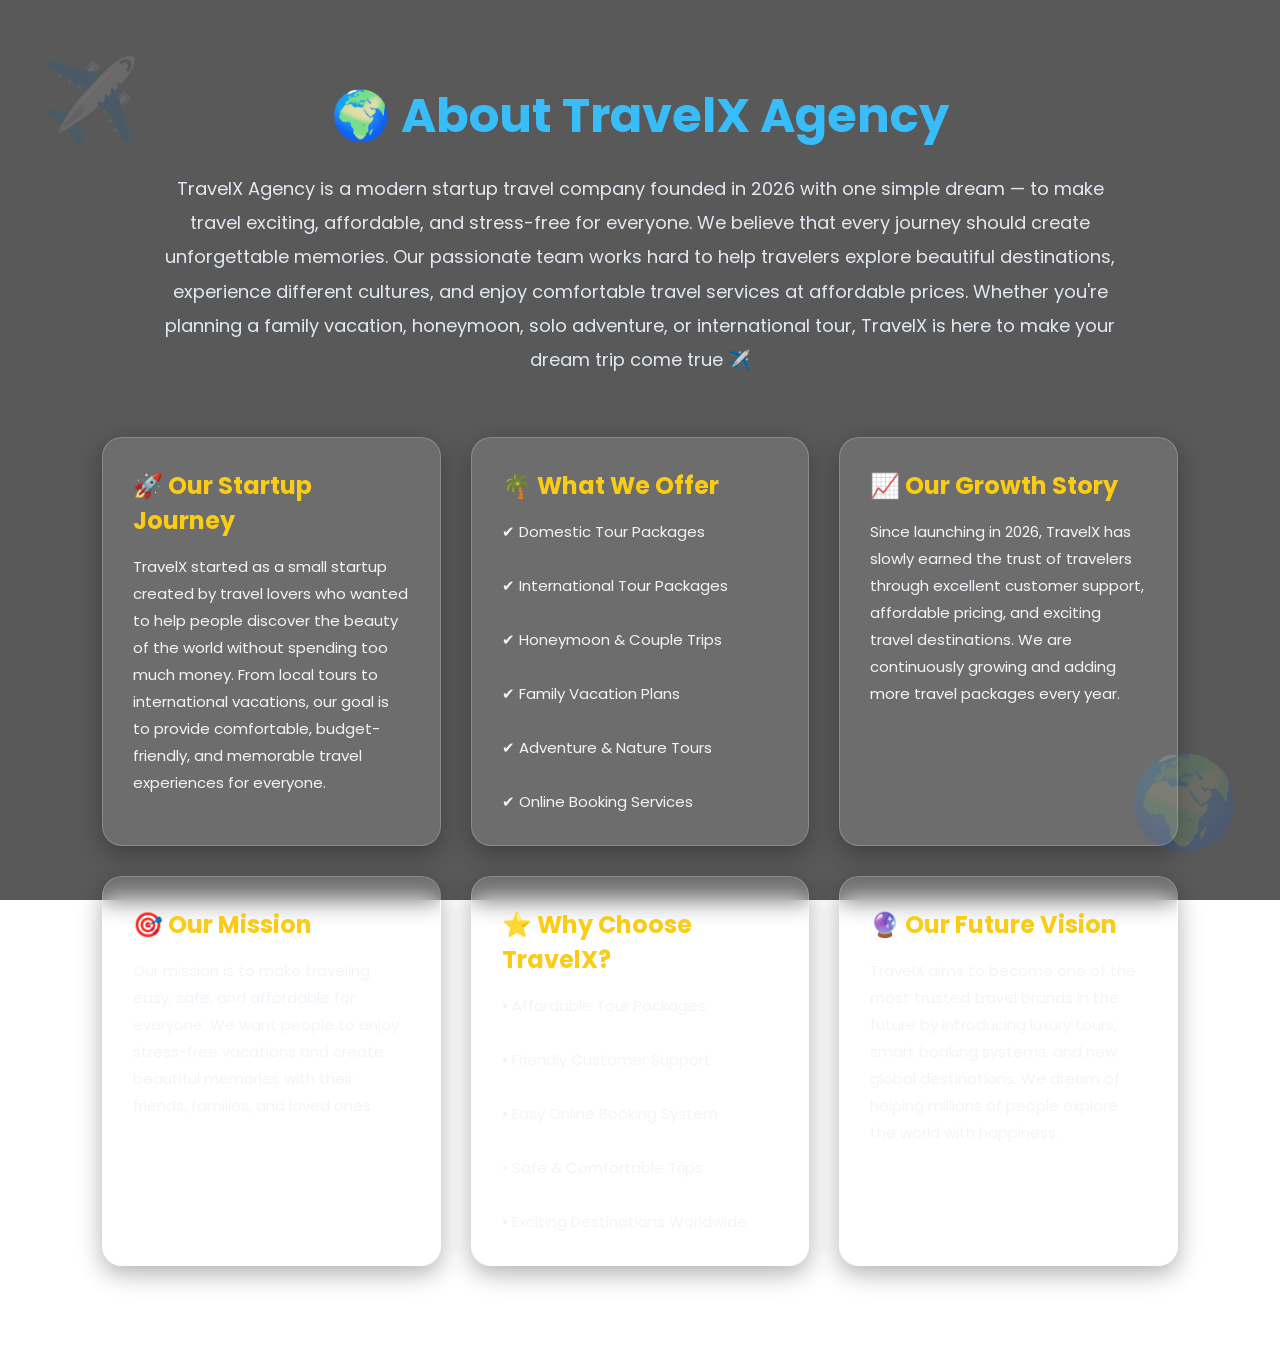
<file: about.html>
<!DOCTYPE html>
<html lang="en">
<head>

<meta charset="UTF-8">
<meta name="viewport" content="width=device-width, initial-scale=1.0">

<title>About TravelX</title>

<link href="https://fonts.googleapis.com/css2?family=Poppins:wght@300;400;500;600;700&display=swap" rel="stylesheet">

<style>

/* =========================
GLOBAL STYLING
========================= */

*{
    margin:0;
    padding:0;
    box-sizing:border-box;
}

body{
    font-family:'Poppins',sans-serif;

    /* Travel Background Image */
    background:
    linear-gradient(rgba(0,0,0,0.65), rgba(0,0,0,0.65)),
    url('https://images.unsplash.com/photo-1488646953014-85cb44e25828?q=80&w=1974&auto=format&fit=crop');

    background-size:cover;
    background-position:center;
    background-attachment:fixed;
    background-repeat:no-repeat;

    color:white;
    min-height:100vh;
}

/* =========================
ABOUT SECTION
========================= */

.about-company{
    width:100%;
    padding:80px 8%;
    text-align:center;
}

/* Heading */

.about-company h2{
    font-size:3rem;
    margin-bottom:20px;
    color:#38bdf8;
    animation:fadeDown 1s ease;
}

/* Intro Text */

.about-text{
    max-width:950px;
    margin:auto;
    font-size:18px;
    line-height:1.9;
    color:#e2e8f0;
    margin-bottom:60px;
}

/* =========================
ABOUT CARDS GRID
========================= */

.about-box{
    display:grid;
    grid-template-columns:repeat(auto-fit, minmax(280px,1fr));
    gap:30px;
}

/* Individual Card */

.about-card{
    background:rgba(255,255,255,0.12);
    backdrop-filter:blur(12px);
    border:1px solid rgba(255,255,255,0.2);
    border-radius:20px;
    padding:30px;
    text-align:left;
    transition:0.4s ease;
    box-shadow:0 8px 25px rgba(0,0,0,0.3);

    animation:fadeUp 1s ease;
}

/* Hover Effect */

.about-card:hover{
    transform:translateY(-10px) scale(1.02);
    background:rgba(255,255,255,0.18);
    box-shadow:0 10px 30px rgba(56,189,248,0.4);
}

/* Card Heading */

.about-card h3{
    font-size:1.5rem;
    margin-bottom:15px;
    color:#facc15;
}

/* Card Text */

.about-card p{
    font-size:15px;
    line-height:1.8;
    color:#f1f5f9;
}

/* =========================
EXTRA DECORATION
========================= */

.about-company::before{
    content:"✈️";
    position:absolute;
    top:40px;
    left:40px;
    font-size:80px;
    opacity:0.15;
}

.about-company::after{
    content:"🌍";
    position:absolute;
    bottom:30px;
    right:40px;
    font-size:90px;
    opacity:0.15;
}

/* =========================
ANIMATIONS
========================= */

@keyframes fadeDown{
    from{
        opacity:0;
        transform:translateY(-40px);
    }
    to{
        opacity:1;
        transform:translateY(0);
    }
}

@keyframes fadeUp{
    from{
        opacity:0;
        transform:translateY(50px);
    }
    to{
        opacity:1;
        transform:translateY(0);
    }
}

/* =========================
RESPONSIVE DESIGN
========================= */

@media(max-width:768px){

    .about-company{
        padding:60px 20px;
    }

    .about-company h2{
        font-size:2.2rem;
    }

    .about-text{
        font-size:16px;
    }

    .about-card{
        padding:25px;
    }
}

</style>

</head>

<body>

<!-- =========================
ABOUT US SECTION
========================= -->

<section class="about-company">

<h2>🌍 About TravelX Agency</h2>

<p class="about-text">

TravelX Agency is a modern startup travel company founded in 2026 with one simple dream —
to make travel exciting, affordable, and stress-free for everyone.

We believe that every journey should create unforgettable memories.
Our passionate team works hard to help travelers explore beautiful destinations,
experience different cultures, and enjoy comfortable travel services at affordable prices.

Whether you're planning a family vacation, honeymoon, solo adventure,
or international tour, TravelX is here to make your dream trip come true ✈️

</p>

<div class="about-box">

<!-- CARD 1 -->

<div class="about-card">

<h3>🚀 Our Startup Journey</h3>

<p>

TravelX started as a small startup created by travel lovers who wanted
to help people discover the beauty of the world without spending too much money.

From local tours to international vacations, our goal is to provide
comfortable, budget-friendly, and memorable travel experiences for everyone.

</p>

</div>

<!-- CARD 2 -->

<div class="about-card">

<h3>🌴 What We Offer</h3>

<p>

✔ Domestic Tour Packages<br><br>

✔ International Tour Packages<br><br>

✔ Honeymoon & Couple Trips<br><br>

✔ Family Vacation Plans<br><br>

✔ Adventure & Nature Tours<br><br>

✔ Online Booking Services

</p>

</div>

<!-- CARD 3 -->

<div class="about-card">

<h3>📈 Our Growth Story</h3>

<p>

Since launching in 2026, TravelX has slowly earned the trust of travelers
through excellent customer support, affordable pricing, and exciting travel destinations.

We are continuously growing and adding more travel packages every year.

</p>

</div>

<!-- CARD 4 -->

<div class="about-card">

<h3>🎯 Our Mission</h3>

<p>

Our mission is to make traveling easy, safe, and affordable for everyone.

We want people to enjoy stress-free vacations and create beautiful memories
with their friends, families, and loved ones.

</p>

</div>

<!-- CARD 5 -->

<div class="about-card">

<h3>⭐ Why Choose TravelX?</h3>

<p>

• Affordable Tour Packages<br><br>

• Friendly Customer Support<br><br>

• Easy Online Booking System<br><br>

• Safe & Comfortable Trips<br><br>

• Exciting Destinations Worldwide

</p>

</div>

<!-- CARD 6 -->

<div class="about-card">

<h3>🔮 Our Future Vision</h3>

<p>

TravelX aims to become one of the most trusted travel brands in the future
by introducing luxury tours, smart booking systems, and new global destinations.

We dream of helping millions of people explore the world with happiness.

</p>

</div>

</div>

</section>

</body>
</html>
</file>
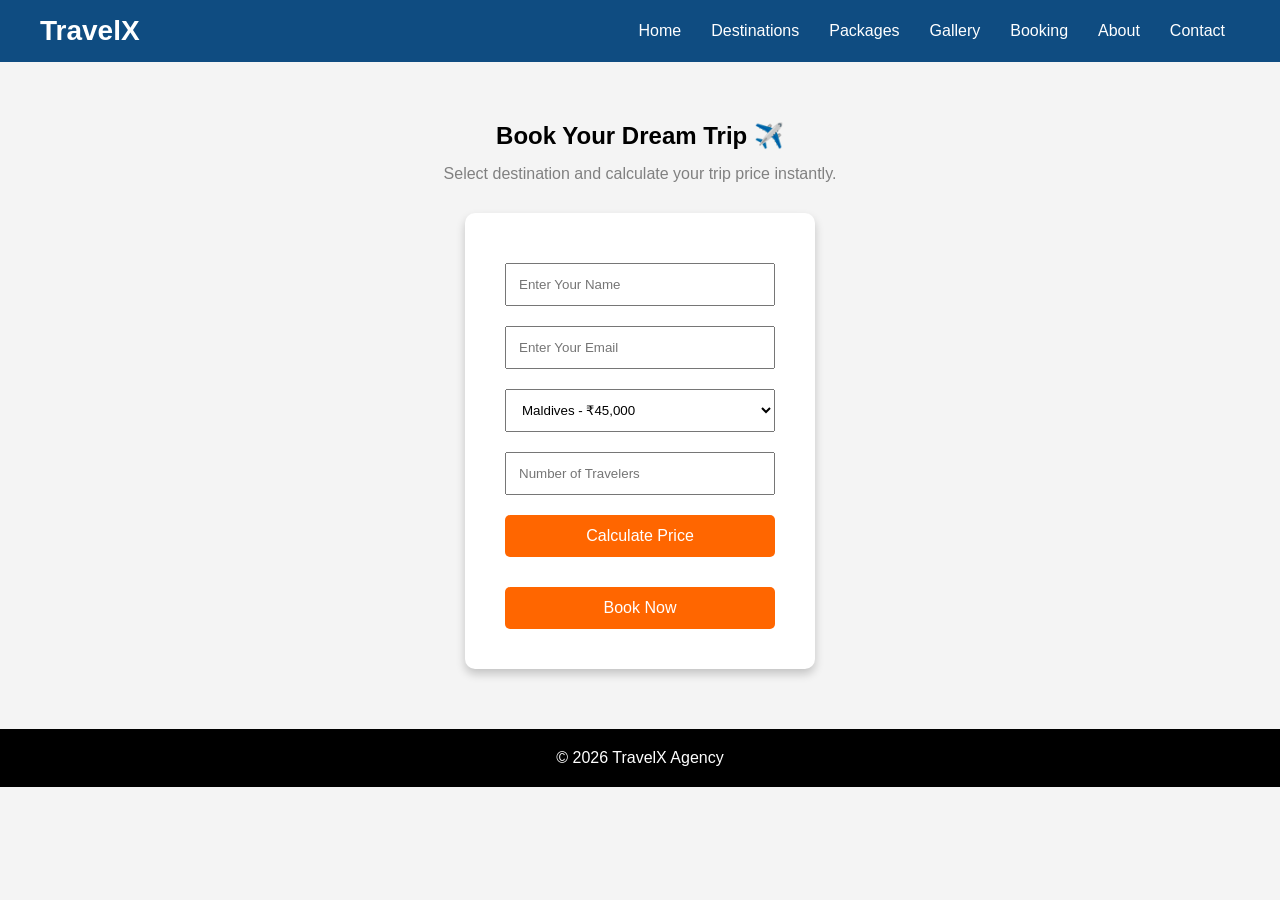
<file: Booking.html>
<!-- =========================
UPDATED booking.html
========================= -->

<!DOCTYPE html>
<html lang="en">

<head>

<meta charset="UTF-8">
<meta name="viewport" content="width=device-width, initial-scale=1.0">

<title>Booking</title>

<link rel="stylesheet" href="style.css">

</head>

<body>

<!-- Navbar -->

<nav>

<div class="logo">TravelX</div>

<ul>

<li><a href="index.html">Home</a></li>
<li><a href="destinations.html">Destinations</a></li>
<li><a href="packages.html">Packages</a></li>
<li><a href="gallery.html">Gallery</a></li>
<li><a href="booking.html">Booking</a></li>
<li><a href="about.html">About</a></li>
<li><a href="contact.html">Contact</a></li>

</ul>

</nav>

<!-- Booking Section -->

<section class="booking-page">

<h2>Book Your Dream Trip ✈️</h2>

<p>Select destination and calculate your trip price instantly.</p>

<div class="booking-container">

<form id="bookingForm">

<input type="text" placeholder="Enter Your Name" required>

<input type="email" placeholder="Enter Your Email" required>

<select id="destination">

<option value="45000">Maldives - ₹45,000</option>

<option value="60000">Dubai - ₹60,000</option>

<option value="95000">Switzerland - ₹95,000</option>

<option value="30000">Goa - ₹30,000</option>

</select>

<input type="number" id="people" placeholder="Number of Travelers" required>

<button type="button" onclick="calculatePrice()">

Calculate Price

</button>

<h3 id="totalPrice"></h3>

<button type="submit">Book Now</button>

</form>

</div>

</section>

<!-- Footer -->

<footer>

<p>© 2026 TravelX Agency</p>

</footer>

<script src="script.js"></script>

</body>

</html>
</file>
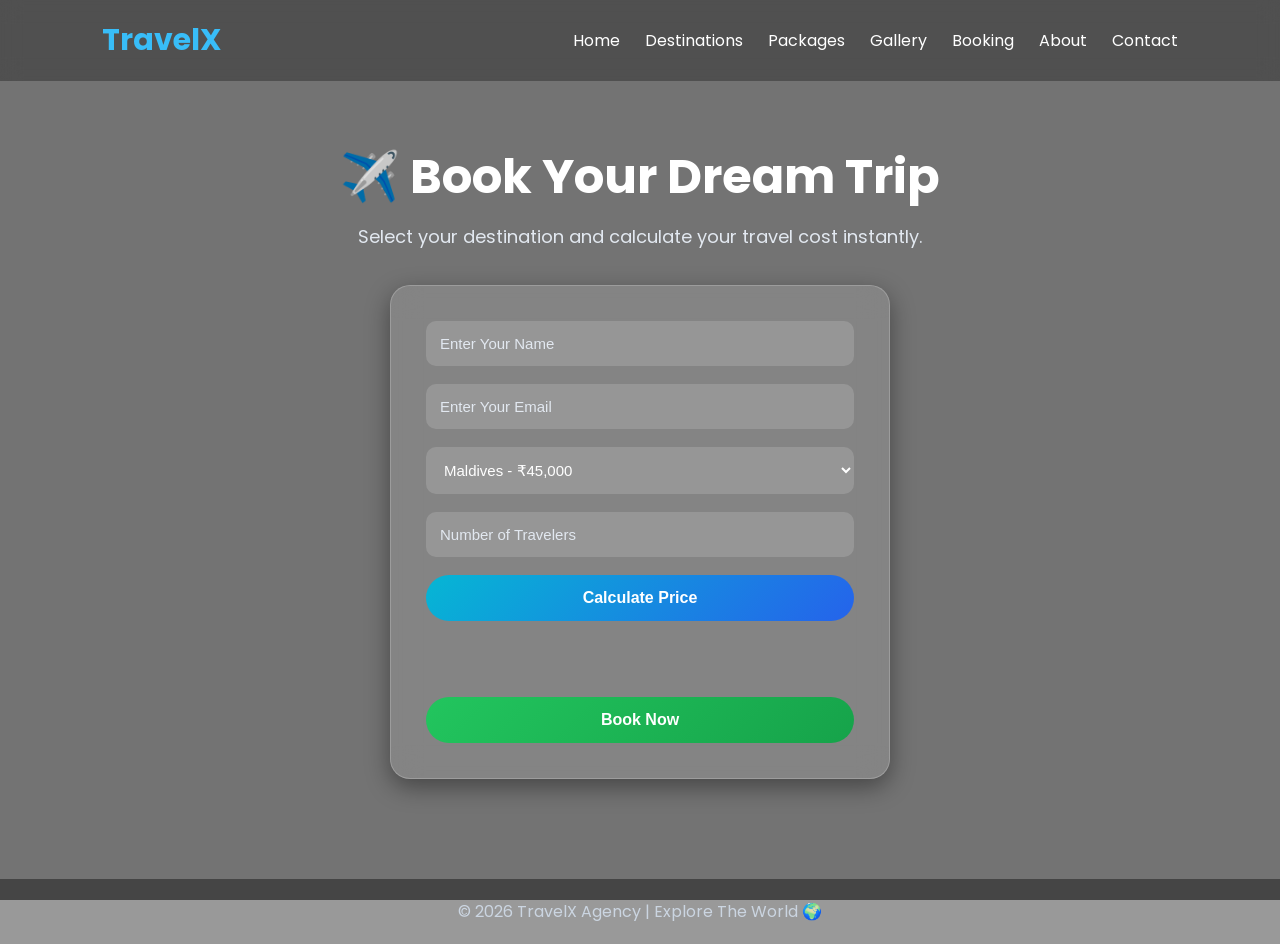
<file: booking.html>
<!DOCTYPE html>
<html lang="en">

<head>

<meta charset="UTF-8">
<meta name="viewport" content="width=device-width, initial-scale=1.0">

<title>Booking | TravelX</title>

<link href="https://fonts.googleapis.com/css2?family=Poppins:wght@300;400;500;600;700&display=swap" rel="stylesheet">

<style>

/* =========================
GLOBAL STYLING
========================= */

*{
    margin:0;
    padding:0;
    box-sizing:border-box;
}

body{
    font-family:'Poppins',sans-serif;
    min-height:100vh;

    /* Background Image */
    background:
    linear-gradient(rgba(0,0,0,0.55), rgba(0,0,0,0.55)),
    url('https://images.unsplash.com/photo-1507525428034-b723cf961d3e?q=80&w=1974&auto=format&fit=crop');

    background-size:cover;
    background-position:center;
    background-repeat:no-repeat;
    background-attachment:fixed;

    color:white;
}

/* =========================
NAVBAR
========================= */

nav{
    width:100%;
    display:flex;
    justify-content:space-between;
    align-items:center;
    padding:18px 8%;
    background:rgba(0,0,0,0.3);
    backdrop-filter:blur(10px);
    position:sticky;
    top:0;
    z-index:1000;
}

.logo{
    font-size:30px;
    font-weight:700;
    color:#38bdf8;
}

nav ul{
    display:flex;
    list-style:none;
    gap:25px;
}

nav ul li a{
    text-decoration:none;
    color:white;
    font-size:16px;
    transition:0.3s;
    position:relative;
}

nav ul li a:hover{
    color:#38bdf8;
}

nav ul li a::after{
    content:'';
    position:absolute;
    width:0;
    height:2px;
    left:0;
    bottom:-5px;
    background:#38bdf8;
    transition:0.3s;
}

nav ul li a:hover::after{
    width:100%;
}

/* =========================
BOOKING SECTION
========================= */

.booking-page{
    display:flex;
    flex-direction:column;
    justify-content:center;
    align-items:center;
    text-align:center;
    padding:60px 20px;
}

.booking-page h2{
    font-size:3rem;
    margin-bottom:10px;
    animation:fadeDown 1s ease;
}

.booking-page p{
    font-size:18px;
    margin-bottom:35px;
    color:#e2e8f0;
}

/* Booking Card */

.booking-container{
    width:100%;
    max-width:500px;
    background:rgba(255,255,255,0.12);
    backdrop-filter:blur(15px);
    border:1px solid rgba(255,255,255,0.2);
    border-radius:20px;
    padding:35px;
    box-shadow:0 8px 25px rgba(0,0,0,0.4);
    animation:fadeUp 1s ease;
}

/* Form */

#bookingForm{
    display:flex;
    flex-direction:column;
    gap:18px;
}

#bookingForm input,
#bookingForm select{
    padding:14px;
    border:none;
    border-radius:10px;
    font-size:15px;
    outline:none;
    background:rgba(255,255,255,0.15);
    color:white;
}

#bookingForm input::placeholder{
    color:#e2e8f0;
}

/* Select Option */
#bookingForm select option{
    color:black;
}

/* Buttons */

button{
    padding:14px;
    border:none;
    border-radius:30px;
    font-size:16px;
    font-weight:600;
    cursor:pointer;
    transition:0.3s;
}

button[type="button"]{
    background:linear-gradient(135deg,#06b6d4,#2563eb);
    color:white;
}

button[type="submit"]{
    background:linear-gradient(135deg,#22c55e,#16a34a);
    color:white;
}

button:hover{
    transform:translateY(-3px);
    box-shadow:0 5px 15px rgba(255,255,255,0.25);
}

/* Price Display */

#totalPrice{
    margin-top:10px;
    font-size:24px;
    color:#facc15;
    min-height:30px;
}

/* =========================
FOOTER
========================= */

footer{
    text-align:center;
    padding:20px;
    background:rgba(0,0,0,0.4);
    margin-top:40px;
    color:#cbd5e1;
}

/* =========================
ANIMATIONS
========================= */

@keyframes fadeUp{
    from{
        opacity:0;
        transform:translateY(40px);
    }
    to{
        opacity:1;
        transform:translateY(0);
    }
}

@keyframes fadeDown{
    from{
        opacity:0;
        transform:translateY(-40px);
    }
    to{
        opacity:1;
        transform:translateY(0);
    }
}

/* =========================
RESPONSIVE
========================= */

@media(max-width:768px){

    nav{
        flex-direction:column;
        gap:15px;
    }

    nav ul{
        flex-wrap:wrap;
        justify-content:center;
        gap:15px;
    }

    .booking-page h2{
        font-size:2rem;
    }

    .booking-container{
        padding:25px;
    }
}

</style>

</head>

<body>

<!-- =========================
NAVBAR
========================= -->

<nav>

<div class="logo">TravelX</div>

<ul>

<li><a href="index.html">Home</a></li>
<li><a href="destinations.html">Destinations</a></li>
<li><a href="packages.html">Packages</a></li>
<li><a href="gallery.html">Gallery</a></li>
<li><a href="booking.html">Booking</a></li>
<li><a href="about.html">About</a></li>
<li><a href="contact.html">Contact</a></li>

</ul>

</nav>

<!-- =========================
BOOKING SECTION
========================= -->

<section class="booking-page">

<h2>✈️ Book Your Dream Trip</h2>

<p>Select your destination and calculate your travel cost instantly.</p>

<div class="booking-container">

<form id="bookingForm">

<input type="text" placeholder="Enter Your Name" required>

<input type="email" placeholder="Enter Your Email" required>

<select id="destination">

<option value="45000">Maldives - ₹45,000</option>
<option value="60000">Dubai - ₹60,000</option>
<option value="95000">Switzerland - ₹95,000</option>
<option value="30000">Goa - ₹30,000</option>

</select>

<input type="number" id="people" placeholder="Number of Travelers" required>

<button type="button" onclick="calculatePrice()">
Calculate Price
</button>

<h3 id="totalPrice"></h3>

<button type="submit">
Book Now
</button>

</form>

</div>

</section>

<!-- =========================
FOOTER
========================= -->

<footer>

<p>© 2026 TravelX Agency | Explore The World 🌍</p>

</footer>

<!-- =========================
JAVASCRIPT
========================= -->

<script>

/* Calculate Price */

function calculatePrice(){

    let destinationPrice =
    document.getElementById("destination").value;

    let people =
    document.getElementById("people").value;

    if(people === "" || people <= 0){

        alert("Please enter valid number of travelers");
        return;
    }

    let total = destinationPrice * people;

    document.getElementById("totalPrice").innerHTML =
    "Total Price: ₹" + total.toLocaleString();

}

/* Booking Message */

document.getElementById("bookingForm")
.addEventListener("submit", function(e){

    e.preventDefault();

    alert("🎉 Booking Successful! Have a Safe Journey.");

});

</script>

</body>
</html>
</file>
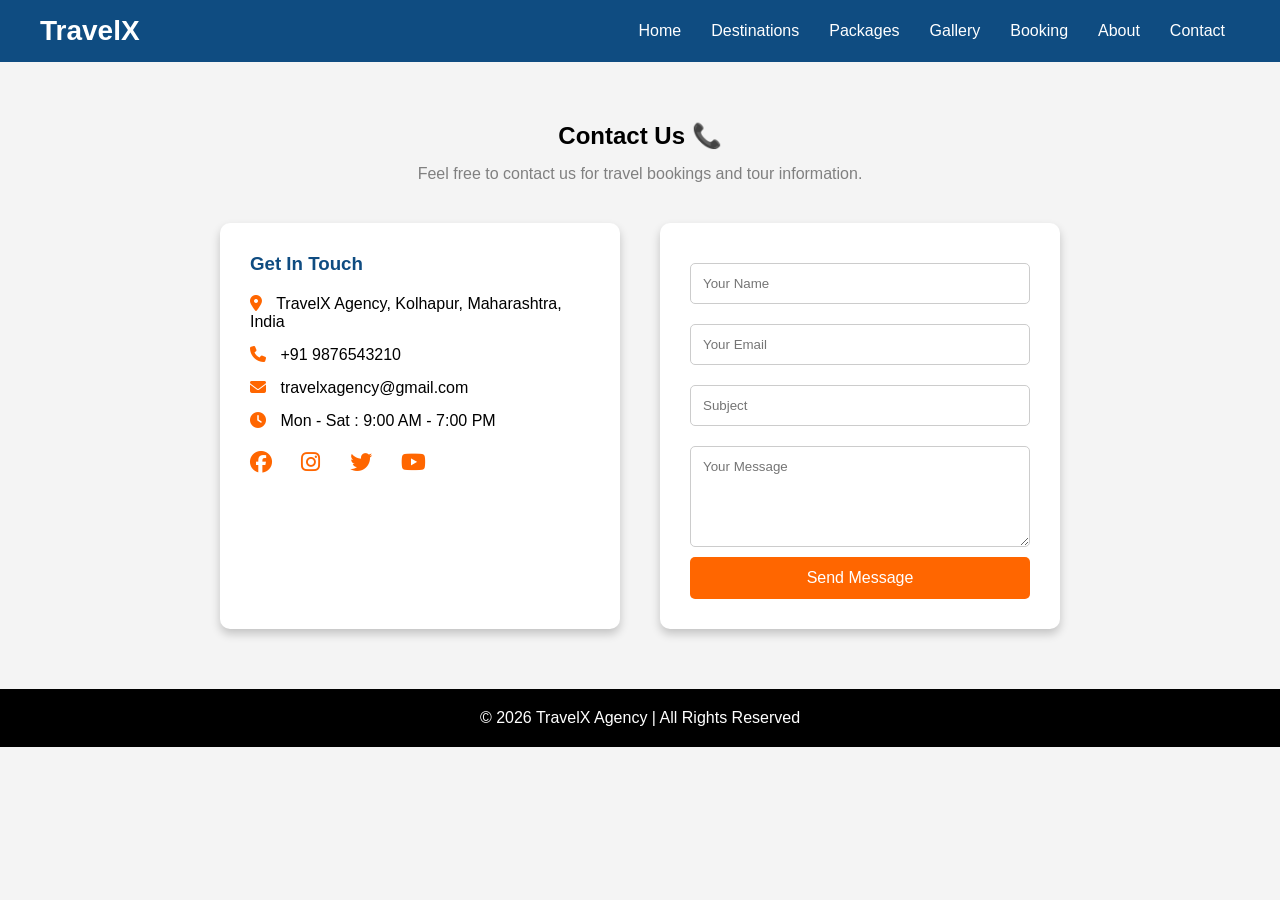
<file: Contact.html>
<!-- =========================
UPDATED contact.html
========================= -->

<!DOCTYPE html>
<html lang="en">

<head>

<meta charset="UTF-8">
<meta name="viewport" content="width=device-width, initial-scale=1.0">

<title>Contact Us</title>

<link rel="stylesheet" href="style.css">

<link rel="stylesheet"
href="https://cdnjs.cloudflare.com/ajax/libs/font-awesome/6.5.1/css/all.min.css">

</head>

<body>

<!-- Navbar -->

<nav>

<div class="logo">TravelX</div>

<ul>

<li><a href="index.html">Home</a></li>
<li><a href="destinations.html">Destinations</a></li>
<li><a href="packages.html">Packages</a></li>
<li><a href="gallery.html">Gallery</a></li>
<li><a href="booking.html">Booking</a></li>
<li><a href="about.html">About</a></li>
<li><a href="contact.html">Contact</a></li>

</ul>

</nav>

<!-- Contact Section -->

<section class="contact-page">

<h2>Contact Us 📞</h2>

<p class="contact-text">
Feel free to contact us for travel bookings and tour information.
</p>

<div class="contact-container">

<!-- Contact Details -->

<div class="contact-info">

<h3>Get In Touch</h3>

<p>
<i class="fa-solid fa-location-dot"></i>
TravelX Agency, Kolhapur, Maharashtra, India
</p>

<p>
<i class="fa-solid fa-phone"></i>
+91 9876543210
</p>

<p>
<i class="fa-solid fa-envelope"></i>
travelxagency@gmail.com
</p>

<p>
<i class="fa-solid fa-clock"></i>
Mon - Sat : 9:00 AM - 7:00 PM
</p>

<div class="social-icons">

<a href="#"><i class="fa-brands fa-facebook"></i></a>

<a href="#"><i class="fa-brands fa-instagram"></i></a>

<a href="#"><i class="fa-brands fa-twitter"></i></a>

<a href="#"><i class="fa-brands fa-youtube"></i></a>

</div>

</div>

<!-- Contact Form -->

<div class="contact-form">

<form>

<input type="text" placeholder="Your Name" required>

<input type="email" placeholder="Your Email" required>

<input type="text" placeholder="Subject">

<textarea rows="5" placeholder="Your Message"></textarea>

<button type="submit">Send Message</button>

</form>

</div>

</div>

</section>

<!-- Footer -->

<footer>

<p>© 2026 TravelX Agency | All Rights Reserved</p>

</footer>

</body>

</html>
</file>
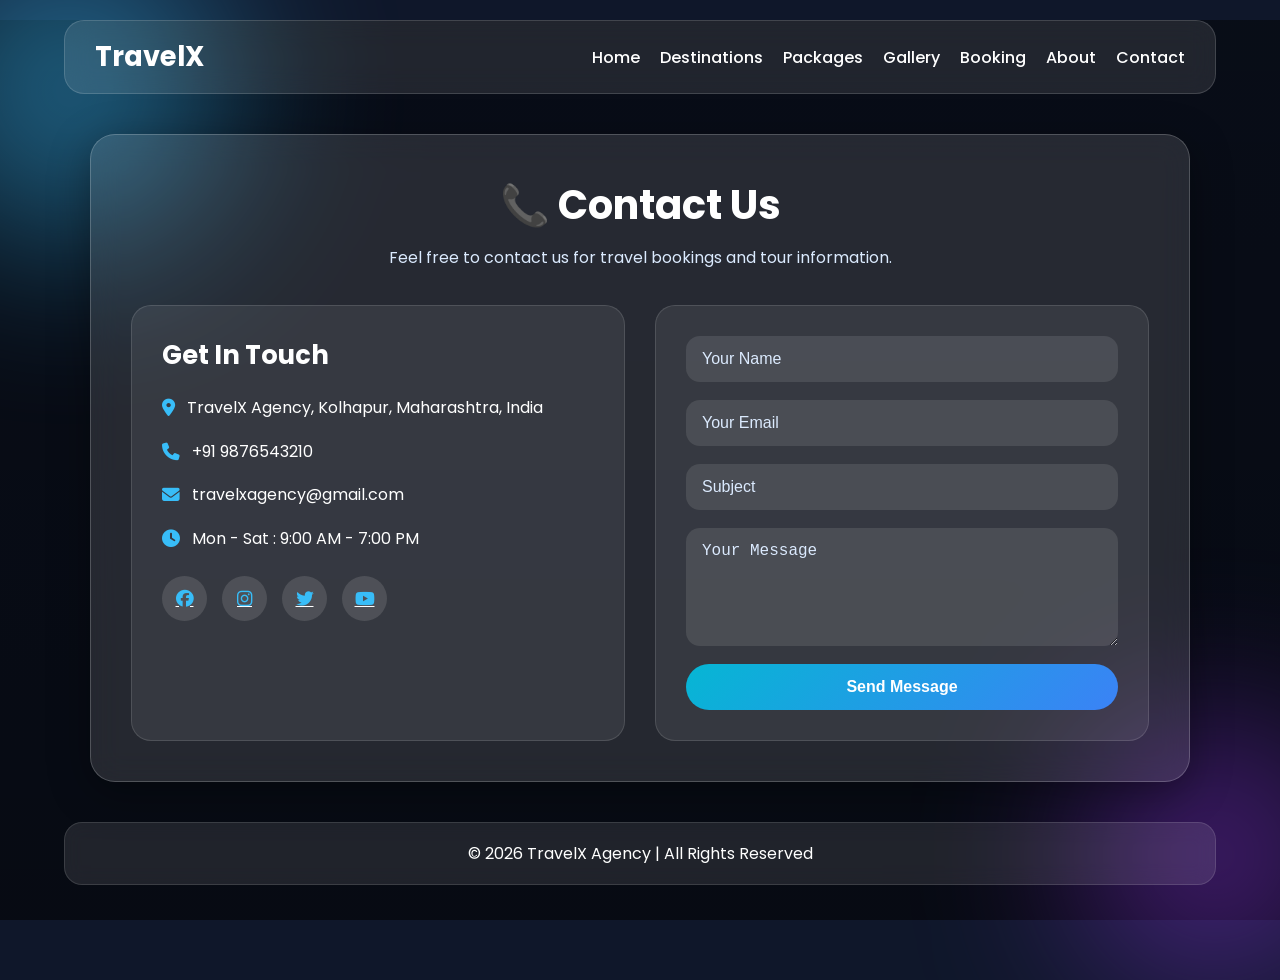
<file: contact.html>
<!-- =========================
UPDATED contact.html
GLASSMORPHISM THEME
========================= -->

<!DOCTYPE html>
<html lang="en">

<head>

<meta charset="UTF-8">
<meta name="viewport" content="width=device-width, initial-scale=1.0">

<title>Contact Us</title>

<link rel="stylesheet"
href="https://cdnjs.cloudflare.com/ajax/libs/font-awesome/6.5.1/css/all.min.css">

<link href="https://fonts.googleapis.com/css2?family=Poppins:wght@300;400;500;600;700&display=swap" rel="stylesheet">

<style>

*{
    margin:0;
    padding:0;
    box-sizing:border-box;
}

body{
    font-family:'Poppins',sans-serif;
    min-height:100vh;
    overflow-x:hidden;
    position:relative;
    background:#0f172a;
    color:white;
}

/* Animated Background */

body::before{
    content:"";
    position:absolute;
    inset:0;

    background:
    linear-gradient(rgba(0,0,0,0.45),
    rgba(0,0,0,0.55)),

    url('https://images.unsplash.com/photo-1507525428034-b723cf961d3e?q=80&w=1974&auto=format&fit=crop');

    background-size:cover;
    background-position:center;

    animation:zoomBg 20s infinite alternate ease-in-out;

    z-index:-2;
}

@keyframes zoomBg{
    from{
        transform:scale(1);
    }

    to{
        transform:scale(1.1);
    }
}

/* Blur Effects */

.blur{
    position:absolute;
    border-radius:50%;
    filter:blur(90px);
    opacity:0.5;
    z-index:-1;
}

.blur1{
    width:300px;
    height:300px;
    background:#38bdf8;
    top:-80px;
    left:-80px;
}

.blur2{
    width:250px;
    height:250px;
    background:#9333ea;
    bottom:-60px;
    right:-60px;
}

/* Navbar */

nav{
    width:90%;
    margin:20px auto;
    padding:15px 30px;

    display:flex;
    justify-content:space-between;
    align-items:center;

    background:rgba(255,255,255,0.1);
    backdrop-filter:blur(14px);

    border:1px solid rgba(255,255,255,0.15);
    border-radius:20px;
}

.logo{
    font-size:1.7rem;
    font-weight:700;
}

nav ul{
    display:flex;
    gap:20px;
    list-style:none;
}

nav ul li a{
    text-decoration:none;
    color:white;
    font-weight:500;
    transition:0.3s;
}

nav ul li a:hover{
    color:#38bdf8;
}

/* Contact Section */

.contact-page{
    width:90%;
    max-width:1100px;

    margin:40px auto;

    background:rgba(255,255,255,0.12);
    backdrop-filter:blur(16px);

    border:1px solid rgba(255,255,255,0.2);

    border-radius:25px;

    padding:40px;

    box-shadow:0 10px 40px rgba(0,0,0,0.35);

    animation:fadeUp 1s ease;
}

@keyframes fadeUp{

    from{
        opacity:0;
        transform:translateY(40px);
    }

    to{
        opacity:1;
        transform:translateY(0);
    }
}

.contact-page h2{
    text-align:center;
    font-size:2.5rem;
    margin-bottom:10px;
}

.contact-text{
    text-align:center;
    color:#dbeafe;
    margin-bottom:35px;
}

/* Container */

.contact-container{
    display:grid;
    grid-template-columns:1fr 1fr;
    gap:30px;
}

/* Contact Info */

.contact-info{
    background:rgba(255,255,255,0.08);
    padding:30px;
    border-radius:20px;
    border:1px solid rgba(255,255,255,0.12);
}

.contact-info h3{
    font-size:1.6rem;
    margin-bottom:20px;
}

.contact-info p{
    margin-bottom:18px;
    font-size:1rem;
    display:flex;
    align-items:center;
    gap:12px;
    line-height:1.6;
}

.contact-info i{
    color:#38bdf8;
    font-size:1.1rem;
}

/* Social Icons */

.social-icons{
    margin-top:25px;
    display:flex;
    gap:15px;
}

.social-icons a{
    width:45px;
    height:45px;

    display:flex;
    justify-content:center;
    align-items:center;

    border-radius:50%;

    background:rgba(255,255,255,0.12);

    color:white;
    font-size:1.1rem;

    transition:0.3s;
}

.social-icons a:hover{
    transform:translateY(-5px);
    background:linear-gradient(135deg,#06b6d4,#3b82f6);
}

/* Contact Form */

.contact-form{
    background:rgba(255,255,255,0.08);
    padding:30px;
    border-radius:20px;
    border:1px solid rgba(255,255,255,0.12);
}

.contact-form form{
    display:flex;
    flex-direction:column;
    gap:18px;
}

.contact-form input,
.contact-form textarea{

    width:100%;
    padding:14px 16px;

    border:none;
    outline:none;

    border-radius:14px;

    background:rgba(255,255,255,0.1);

    color:white;
    font-size:1rem;
}

.contact-form input::placeholder,
.contact-form textarea::placeholder{
    color:#dbeafe;
}

/* Button */

.contact-form button{
    padding:14px;

    border:none;
    border-radius:30px;

    background:linear-gradient(135deg,#06b6d4,#3b82f6);

    color:white;

    font-size:1rem;
    font-weight:600;

    cursor:pointer;

    transition:0.3s;
}

.contact-form button:hover{
    transform:translateY(-3px);
    box-shadow:0 5px 15px rgba(59,130,246,0.5);
}

/* Footer */

footer{
    width:90%;
    margin:30px auto;

    text-align:center;

    padding:18px;

    background:rgba(255,255,255,0.1);

    backdrop-filter:blur(10px);

    border-radius:18px;

    border:1px solid rgba(255,255,255,0.12);
}

/* Responsive */

@media(max-width:900px){

    .contact-container{
        grid-template-columns:1fr;
    }

    nav{
        flex-direction:column;
        gap:15px;
    }

    nav ul{
        flex-wrap:wrap;
        justify-content:center;
    }
}

@media(max-width:600px){

    .contact-page{
        padding:25px;
    }

    .contact-page h2{
        font-size:2rem;
    }

    nav{
        padding:20px;
    }

    nav ul{
        gap:12px;
    }
}

</style>

</head>

<body>

<div class="blur blur1"></div>
<div class="blur blur2"></div>

<!-- Navbar -->

<nav>

<div class="logo">TravelX</div>

<ul>

<li><a href="index.html">Home</a></li>
<li><a href="destinations.html">Destinations</a></li>
<li><a href="packages.html">Packages</a></li>
<li><a href="gallery.html">Gallery</a></li>
<li><a href="booking.html">Booking</a></li>
<li><a href="about.html">About</a></li>
<li><a href="contact.html">Contact</a></li>

</ul>

</nav>

<!-- Contact Section -->

<section class="contact-page">

<h2>📞 Contact Us</h2>

<p class="contact-text">
Feel free to contact us for travel bookings and tour information.
</p>

<div class="contact-container">

<!-- Contact Details -->

<div class="contact-info">

<h3>Get In Touch</h3>

<p>
<i class="fa-solid fa-location-dot"></i>
TravelX Agency, Kolhapur, Maharashtra, India
</p>

<p>
<i class="fa-solid fa-phone"></i>
+91 9876543210
</p>

<p>
<i class="fa-solid fa-envelope"></i>
travelxagency@gmail.com
</p>

<p>
<i class="fa-solid fa-clock"></i>
Mon - Sat : 9:00 AM - 7:00 PM
</p>

<div class="social-icons">

<a href="#"><i class="fa-brands fa-facebook"></i></a>

<a href="#"><i class="fa-brands fa-instagram"></i></a>

<a href="#"><i class="fa-brands fa-twitter"></i></a>

<a href="#"><i class="fa-brands fa-youtube"></i></a>

</div>

</div>

<!-- Contact Form -->

<div class="contact-form">

<form>

<input type="text" placeholder="Your Name" required>

<input type="email" placeholder="Your Email" required>

<input type="text" placeholder="Subject">

<textarea rows="5" placeholder="Your Message"></textarea>

<button type="submit">Send Message</button>

</form>

</div>

</div>

</section>

<!-- Footer -->

<footer>

<p>© 2026 TravelX Agency | All Rights Reserved</p>

</footer>

</body>

</html>
</file>
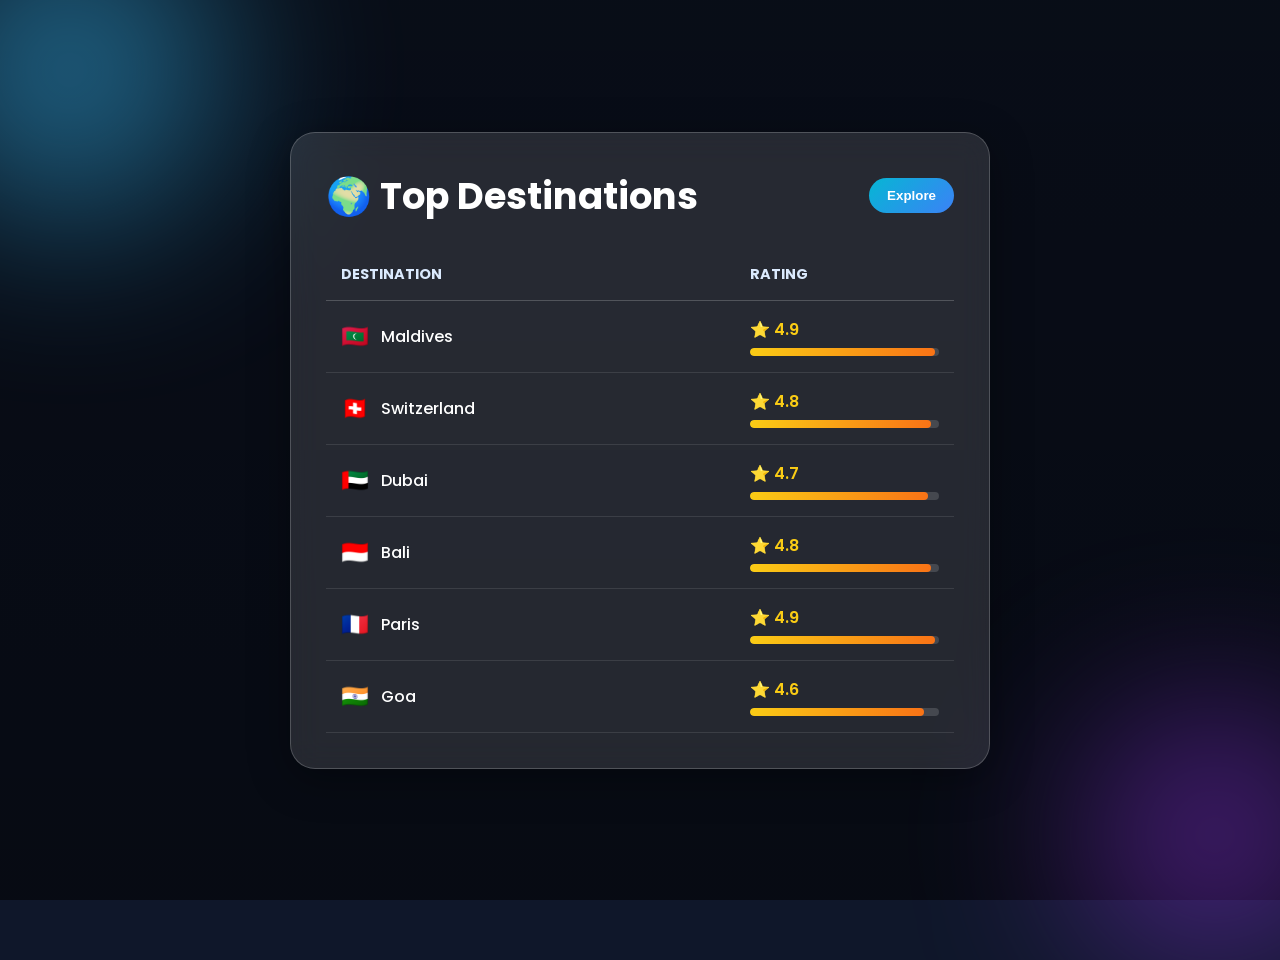
<file: Destinations.html>
<!DOCTYPE html>
<html lang="en">
<head>
<meta charset="UTF-8" />
<meta name="viewport" content="width=device-width, initial-scale=1.0" />
<title>Top Destinations</title>

<!-- Google Font -->
<link href="https://fonts.googleapis.com/css2?family=Poppins:wght@300;400;500;600;700&display=swap" rel="stylesheet">

<style>
    *{
        margin:0;
        padding:0;
        box-sizing:border-box;
    }

    body{
        font-family:'Poppins',sans-serif;
        min-height:100vh;
        display:flex;
        justify-content:center;
        align-items:center;
        overflow:hidden;
        position:relative;
        background:#0f172a;
    }

    /* Animated background */
    body::before{
        content:"";
        position:absolute;
        inset:0;
        background:
        linear-gradient(rgba(0,0,0,0.45),rgba(0,0,0,0.55)),
        url('https://images.unsplash.com/photo-1507525428034-b723cf961d3e?q=80&w=1974&auto=format&fit=crop');
        background-size:cover;
        background-position:center;
        animation:zoomBg 20s infinite alternate ease-in-out;
        z-index:-2;
    }

    @keyframes zoomBg{
        from{
            transform:scale(1);
        }
        to{
            transform:scale(1.1);
        }
    }

    /* Floating blur circles */
    .blur{
        position:absolute;
        border-radius:50%;
        filter:blur(90px);
        opacity:0.5;
        z-index:-1;
    }

    .blur1{
        width:300px;
        height:300px;
        background:#38bdf8;
        top:-80px;
        left:-80px;
    }

    .blur2{
        width:250px;
        height:250px;
        background:#9333ea;
        bottom:-60px;
        right:-60px;
    }

    /* Main Card */
    .card{
        width:90%;
        max-width:700px;
        background:rgba(255,255,255,0.12);
        backdrop-filter:blur(16px);
        border:1px solid rgba(255,255,255,0.2);
        border-radius:25px;
        padding:35px;
        box-shadow:0 10px 40px rgba(0,0,0,0.35);
        color:white;
        animation:fadeUp 1s ease;
    }

    @keyframes fadeUp{
        from{
            opacity:0;
            transform:translateY(40px);
        }
        to{
            opacity:1;
            transform:translateY(0);
        }
    }

    .title{
        display:flex;
        justify-content:space-between;
        align-items:center;
        margin-bottom:25px;
    }

    .title h1{
        font-size:2.3rem;
        font-weight:700;
    }

    .title button{
        padding:10px 18px;
        border:none;
        border-radius:30px;
        background:linear-gradient(135deg,#06b6d4,#3b82f6);
        color:white;
        font-weight:600;
        cursor:pointer;
        transition:0.3s;
    }

    .title button:hover{
        transform:translateY(-3px);
        box-shadow:0 5px 15px rgba(59,130,246,0.5);
    }

    table{
        width:100%;
        border-collapse:collapse;
        overflow:hidden;
    }

    th{
        text-align:left;
        padding:15px;
        font-size:0.9rem;
        text-transform:uppercase;
        color:#dbeafe;
        border-bottom:1px solid rgba(255,255,255,0.2);
    }

    td{
        padding:16px 15px;
        font-size:1rem;
        border-bottom:1px solid rgba(255,255,255,0.1);
        transition:0.3s;
    }

    tbody tr{
        transition:0.3s;
    }

    tbody tr:hover{
        background:rgba(255,255,255,0.12);
        transform:scale(1.02);
    }

    .country{
        display:flex;
        align-items:center;
        gap:12px;
        font-weight:500;
    }

    .flag{
        font-size:1.4rem;
    }

    .rating{
        color:#facc15;
        font-weight:600;
    }

    /* Progress bar */
    .bar{
        width:100%;
        height:8px;
        background:rgba(255,255,255,0.15);
        border-radius:20px;
        overflow:hidden;
        margin-top:6px;
    }

    .fill{
        height:100%;
        border-radius:20px;
        background:linear-gradient(90deg,#facc15,#f97316);
    }

    /* Mobile Responsive */
    @media(max-width:768px){

        .card{
            padding:25px;
        }

        .title{
            flex-direction:column;
            gap:15px;
            align-items:flex-start;
        }

        .title h1{
            font-size:1.8rem;
        }

        td,th{
            padding:12px 10px;
        }
    }
</style>
</head>

<body>

<div class="blur blur1"></div>
<div class="blur blur2"></div>

<div class="card">

    <div class="title">
        <h1>🌍 Top Destinations</h1>
        <button onclick="showMessage()">Explore</button>
    </div>

    <table>
        <thead>
            <tr>
                <th>Destination</th>
                <th>Rating</th>
            </tr>
        </thead>

        <tbody id="tableBody">

            <tr>
                <td>
                    <div class="country">
                        <span class="flag">🇲🇻</span> Maldives
                    </div>
                </td>
                <td>
                    <div class="rating">⭐ 4.9</div>
                    <div class="bar">
                        <div class="fill" style="width:98%"></div>
                    </div>
                </td>
            </tr>

            <tr>
                <td>
                    <div class="country">
                        <span class="flag">🇨🇭</span> Switzerland
                    </div>
                </td>
                <td>
                    <div class="rating">⭐ 4.8</div>
                    <div class="bar">
                        <div class="fill" style="width:96%"></div>
                    </div>
                </td>
            </tr>

            <tr>
                <td>
                    <div class="country">
                        <span class="flag">🇦🇪</span> Dubai
                    </div>
                </td>
                <td>
                    <div class="rating">⭐ 4.7</div>
                    <div class="bar">
                        <div class="fill" style="width:94%"></div>
                    </div>
                </td>
            </tr>

            <tr>
                <td>
                    <div class="country">
                        <span class="flag">🇮🇩</span> Bali
                    </div>
                </td>
                <td>
                    <div class="rating">⭐ 4.8</div>
                    <div class="bar">
                        <div class="fill" style="width:96%"></div>
                    </div>
                </td>
            </tr>

            <tr>
                <td>
                    <div class="country">
                        <span class="flag">🇫🇷</span> Paris
                    </div>
                </td>
                <td>
                    <div class="rating">⭐ 4.9</div>
                    <div class="bar">
                        <div class="fill" style="width:98%"></div>
                    </div>
                </td>
            </tr>

            <tr>
                <td>
                    <div class="country">
                        <span class="flag">🇮🇳</span> Goa
                    </div>
                </td>
                <td>
                    <div class="rating">⭐ 4.6</div>
                    <div class="bar">
                        <div class="fill" style="width:92%"></div>
                    </div>
                </td>
            </tr>

        </tbody>
    </table>

</div>

<script>

    // Button interaction
    function showMessage(){
        alert("✈️ Start your dream journey today!");
    }

    // Smooth row animation on page load
    const rows = document.querySelectorAll("tbody tr");

    rows.forEach((row,index)=>{
        row.style.opacity = "0";
        row.style.transform = "translateY(20px)";

        setTimeout(()=>{
            row.style.transition = "0.6s ease";
            row.style.opacity = "1";
            row.style.transform = "translateY(0)";
        }, index * 150);
    });

</script>

</body>
</html>
</file>
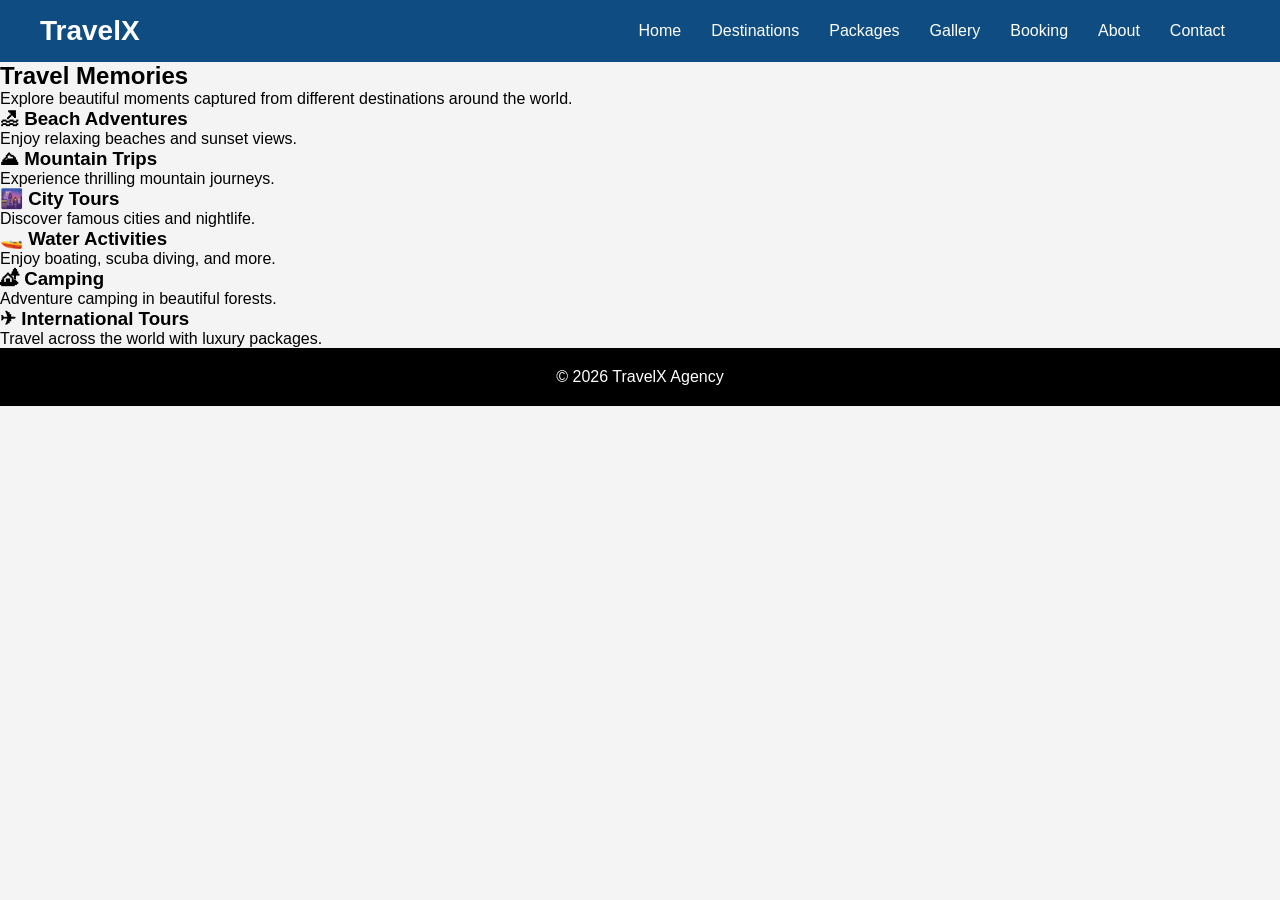
<file: Gallery.html>
<!-- =========================
UPDATED gallery.html
========================= -->

<!DOCTYPE html>
<html lang="en">

<head>

<meta charset="UTF-8">

<meta name="viewport" content="width=device-width, initial-scale=1.0">

<title>Gallery</title>

<link rel="stylesheet" href="style.css">

</head>

<body>

<!-- Navbar -->

<nav>

<div class="logo">TravelX</div>

<ul>

<li><a href="index.html">Home</a></li>
<li><a href="destinations.html">Destinations</a></li>
<li><a href="packages.html">Packages</a></li>
<li><a href="gallery.html">Gallery</a></li>
<li><a href="booking.html">Booking</a></li>
<li><a href="about.html">About</a></li>
<li><a href="contact.html">Contact</a></li>

</ul>

</nav>

<!-- Gallery Section -->

<section class="gallery-page">

<h2>Travel Memories</h2>

<p class="gallery-text">
Explore beautiful moments captured from different destinations around the world.
</p>

<div class="gallery-box">

<div class="gallery-card">
<h3>🏖 Beach Adventures</h3>
<p>Enjoy relaxing beaches and sunset views.</p>
</div>

<div class="gallery-card">
<h3>⛰ Mountain Trips</h3>
<p>Experience thrilling mountain journeys.</p>
</div>

<div class="gallery-card">
<h3>🌆 City Tours</h3>
<p>Discover famous cities and nightlife.</p>
</div>

<div class="gallery-card">
<h3>🚤 Water Activities</h3>
<p>Enjoy boating, scuba diving, and more.</p>
</div>

<div class="gallery-card">
<h3>🏕 Camping</h3>
<p>Adventure camping in beautiful forests.</p>
</div>

<div class="gallery-card">
<h3>✈ International Tours</h3>
<p>Travel across the world with luxury packages.</p>
</div>

</div>

</section>

<!-- Footer -->

<footer>

<p>© 2026 TravelX Agency</p>

</footer>

</body>

</html>
</file>
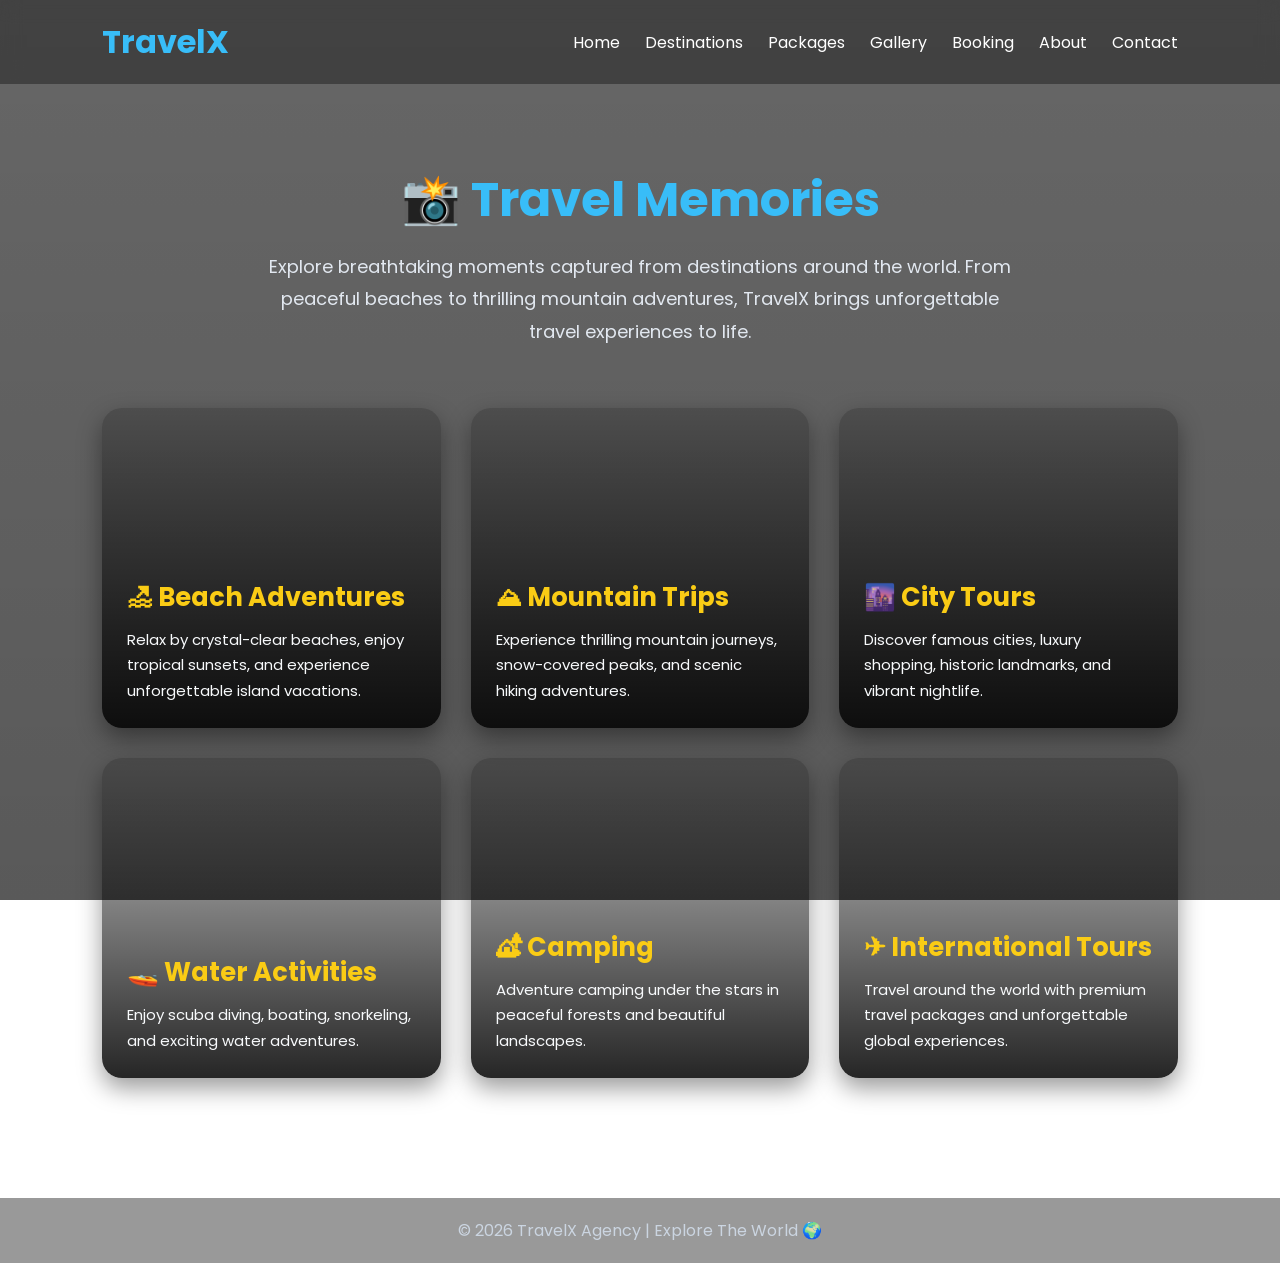
<file: gallery.html>
<!DOCTYPE html>
<html lang="en">

<head>

<meta charset="UTF-8">
<meta name="viewport" content="width=device-width, initial-scale=1.0">

<title>TravelX Gallery</title>

<link href="https://fonts.googleapis.com/css2?family=Poppins:wght@300;400;500;600;700&display=swap" rel="stylesheet">

<style>

/* =========================
GLOBAL STYLING
========================= */

*{
    margin:0;
    padding:0;
    box-sizing:border-box;
}

body{
    font-family:'Poppins',sans-serif;

    /* Background Image */
    background:
    linear-gradient(rgba(0,0,0,0.6), rgba(0,0,0,0.65)),
    url('https://images.unsplash.com/photo-1501785888041-af3ef285b470?q=80&w=1974&auto=format&fit=crop');

    background-size:cover;
    background-position:center;
    background-repeat:no-repeat;
    background-attachment:fixed;

    min-height:100vh;
    color:white;
}

/* =========================
NAVBAR
========================= */

nav{
    width:100%;
    display:flex;
    justify-content:space-between;
    align-items:center;
    padding:18px 8%;
    background:rgba(0,0,0,0.35);
    backdrop-filter:blur(10px);
    position:sticky;
    top:0;
    z-index:1000;
}

.logo{
    font-size:32px;
    font-weight:700;
    color:#38bdf8;
}

nav ul{
    display:flex;
    list-style:none;
    gap:25px;
}

nav ul li a{
    text-decoration:none;
    color:white;
    font-size:16px;
    transition:0.3s;
    position:relative;
}

nav ul li a:hover{
    color:#38bdf8;
}

nav ul li a::after{
    content:'';
    position:absolute;
    left:0;
    bottom:-5px;
    width:0;
    height:2px;
    background:#38bdf8;
    transition:0.3s;
}

nav ul li a:hover::after{
    width:100%;
}

/* =========================
GALLERY SECTION
========================= */

.gallery-page{
    padding:80px 8%;
    text-align:center;
}

/* Heading */

.gallery-page h2{
    font-size:3rem;
    margin-bottom:15px;
    color:#38bdf8;
    animation:fadeDown 1s ease;
}

/* Intro Text */

.gallery-text{
    max-width:750px;
    margin:auto;
    font-size:18px;
    line-height:1.8;
    color:#e2e8f0;
    margin-bottom:60px;
}

/* =========================
GALLERY GRID
========================= */

.gallery-box{
    display:grid;
    grid-template-columns:repeat(auto-fit,minmax(280px,1fr));
    gap:30px;
}

/* =========================
GALLERY CARD
========================= */

.gallery-card{
    position:relative;
    overflow:hidden;
    border-radius:20px;
    min-height:320px;

    background-size:cover;
    background-position:center;

    display:flex;
    align-items:flex-end;

    transition:0.5s;
    box-shadow:0 10px 25px rgba(0,0,0,0.4);

    animation:fadeUp 1s ease;
}

/* Overlay */

.gallery-card::before{
    content:'';
    position:absolute;
    inset:0;
    background:linear-gradient(to top,
    rgba(0,0,0,0.85),
    rgba(0,0,0,0.2));
}

/* Card Content */

.gallery-card .content{
    position:relative;
    z-index:2;
    padding:25px;
    text-align:left;
    width:100%;
}

.gallery-card h3{
    font-size:1.6rem;
    margin-bottom:10px;
    color:#facc15;
}

.gallery-card p{
    font-size:15px;
    line-height:1.7;
    color:#f8fafc;
}

/* Hover Effect */

.gallery-card:hover{
    transform:translateY(-10px) scale(1.03);
}

/* Individual Background Images */

.beach{
    background-image:url('https://images.unsplash.com/photo-1507525428034-b723cf961d3e?q=80&w=1974&auto=format&fit=crop');
}

.mountain{
    background-image:url('https://images.unsplash.com/photo-1464822759023-fed622ff2c3b?q=80&w=1974&auto=format&fit=crop');
}

.city{
    background-image:url('https://images.unsplash.com/photo-1477959858617-67f85cf4f1df?q=80&w=1974&auto=format&fit=crop');
}

.water{
    background-image:url('https://images.unsplash.com/photo-1544551763-46a013bb70d5?q=80&w=1974&auto=format&fit=crop');
}

.camping{
    background-image:url('https://images.unsplash.com/photo-1500530855697-b586d89ba3ee?q=80&w=1974&auto=format&fit=crop');
}

.international{
    background-image:url('https://images.unsplash.com/photo-1436491865332-7a61a109cc05?q=80&w=1974&auto=format&fit=crop');
}

/* =========================
FOOTER
========================= */

footer{
    text-align:center;
    padding:20px;
    background:rgba(0,0,0,0.4);
    color:#cbd5e1;
    margin-top:40px;
}

/* =========================
ANIMATIONS
========================= */

@keyframes fadeDown{
    from{
        opacity:0;
        transform:translateY(-40px);
    }
    to{
        opacity:1;
        transform:translateY(0);
    }
}

@keyframes fadeUp{
    from{
        opacity:0;
        transform:translateY(40px);
    }
    to{
        opacity:1;
        transform:translateY(0);
    }
}

/* =========================
RESPONSIVE
========================= */

@media(max-width:768px){

    nav{
        flex-direction:column;
        gap:15px;
    }

    nav ul{
        flex-wrap:wrap;
        justify-content:center;
        gap:15px;
    }

    .gallery-page h2{
        font-size:2.2rem;
    }

    .gallery-text{
        font-size:16px;
    }
}

</style>

</head>

<body>

<!-- =========================
NAVBAR
========================= -->

<nav>

<div class="logo">TravelX</div>

<ul>

<li><a href="index.html">Home</a></li>
<li><a href="destinations.html">Destinations</a></li>
<li><a href="packages.html">Packages</a></li>
<li><a href="gallery.html">Gallery</a></li>
<li><a href="booking.html">Booking</a></li>
<li><a href="about.html">About</a></li>
<li><a href="contact.html">Contact</a></li>

</ul>

</nav>

<!-- =========================
GALLERY SECTION
========================= -->

<section class="gallery-page">

<h2>📸 Travel Memories</h2>

<p class="gallery-text">

Explore breathtaking moments captured from destinations around the world.
From peaceful beaches to thrilling mountain adventures,
TravelX brings unforgettable travel experiences to life.

</p>

<div class="gallery-box">

<!-- CARD 1 -->

<div class="gallery-card beach">

<div class="content">

<h3>🏖 Beach Adventures</h3>

<p>
Relax by crystal-clear beaches, enjoy tropical sunsets,
and experience unforgettable island vacations.
</p>

</div>

</div>

<!-- CARD 2 -->

<div class="gallery-card mountain">

<div class="content">

<h3>⛰ Mountain Trips</h3>

<p>
Experience thrilling mountain journeys,
snow-covered peaks, and scenic hiking adventures.
</p>

</div>

</div>

<!-- CARD 3 -->

<div class="gallery-card city">

<div class="content">

<h3>🌆 City Tours</h3>

<p>
Discover famous cities, luxury shopping,
historic landmarks, and vibrant nightlife.
</p>

</div>

</div>

<!-- CARD 4 -->

<div class="gallery-card water">

<div class="content">

<h3>🚤 Water Activities</h3>

<p>
Enjoy scuba diving, boating, snorkeling,
and exciting water adventures.
</p>

</div>

</div>

<!-- CARD 5 -->

<div class="gallery-card camping">

<div class="content">

<h3>🏕 Camping</h3>

<p>
Adventure camping under the stars
in peaceful forests and beautiful landscapes.
</p>

</div>

</div>

<!-- CARD 6 -->

<div class="gallery-card international">

<div class="content">

<h3>✈ International Tours</h3>

<p>
Travel around the world with premium travel packages
and unforgettable global experiences.
</p>

</div>

</div>

</div>

</section>

<!-- =========================
FOOTER
========================= -->

<footer>

<p>© 2026 TravelX Agency | Explore The World 🌍</p>

</footer>

</body>

</html>
</file>
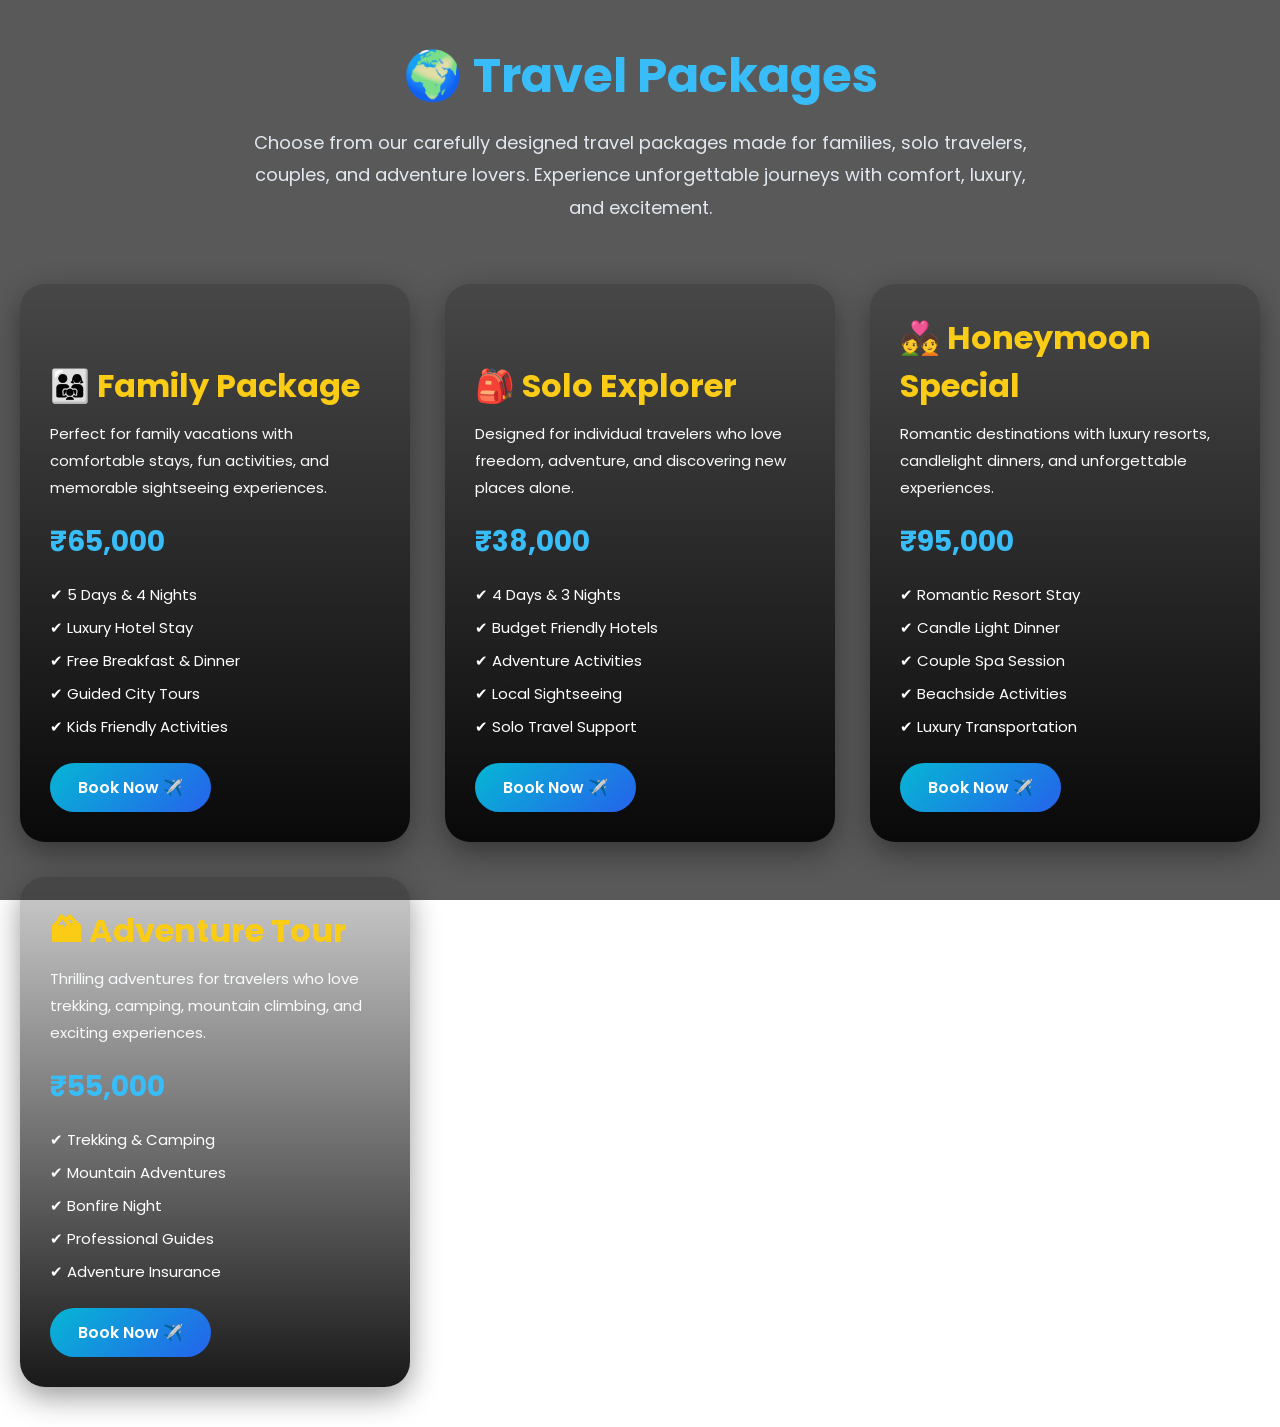
<file: packages.html>
<!DOCTYPE html>
<html lang="en">
<head>
<meta charset="UTF-8">
<meta name="viewport" content="width=device-width, initial-scale=1.0">

<title>Travel Packages | TravelX</title>

<!-- Google Font -->
<link href="https://fonts.googleapis.com/css2?family=Poppins:wght@300;400;500;600;700&display=swap" rel="stylesheet">

<style>

/* =========================
GLOBAL STYLING
========================= */

*{
    margin:0;
    padding:0;
    box-sizing:border-box;
}

body{
    font-family:'Poppins',sans-serif;
    min-height:100vh;

    /* Background Image */
    background:
    linear-gradient(rgba(0,0,0,0.65), rgba(0,0,0,0.65)),
    url('https://images.unsplash.com/photo-1500530855697-b586d89ba3ee?q=80&w=1974&auto=format&fit=crop');

    background-size:cover;
    background-position:center;
    background-repeat:no-repeat;
    background-attachment:fixed;

    color:white;
    padding:40px 20px;
}

/* =========================
SECTION TITLE
========================= */

.package-section{
    max-width:1300px;
    margin:auto;
}

.package-section h1{
    text-align:center;
    font-size:3rem;
    margin-bottom:15px;
    color:#38bdf8;
    animation:fadeDown 1s ease;
}

.package-text{
    text-align:center;
    max-width:800px;
    margin:0 auto 60px;
    font-size:18px;
    color:#e2e8f0;
    line-height:1.8;
}

/* =========================
PACKAGE GRID
========================= */

.package-container{
    display:grid;
    grid-template-columns:repeat(auto-fit,minmax(320px,1fr));
    gap:35px;
}

/* =========================
PACKAGE CARD
========================= */

.package-card{
    position:relative;
    overflow:hidden;
    border-radius:25px;
    min-height:480px;

    background-size:cover;
    background-position:center;

    display:flex;
    align-items:flex-end;

    transition:0.5s;
    box-shadow:0 10px 30px rgba(0,0,0,0.4);

    animation:fadeUp 1s ease;
}

/* Overlay */

.package-card::before{
    content:'';
    position:absolute;
    inset:0;
    background:linear-gradient(to top,
    rgba(0,0,0,0.9),
    rgba(0,0,0,0.2));
}

/* Hover */

.package-card:hover{
    transform:translateY(-12px) scale(1.03);
}

/* Content */

.package-content{
    position:relative;
    z-index:2;
    padding:30px;
    width:100%;
}

.package-content h2{
    font-size:2rem;
    margin-bottom:10px;
    color:#facc15;
}

.package-content p{
    font-size:15px;
    line-height:1.8;
    color:#f8fafc;
    margin-bottom:20px;
}

/* Price */

.price{
    font-size:28px;
    font-weight:700;
    color:#38bdf8;
    margin-bottom:20px;
}

/* Features */

.features{
    margin-bottom:25px;
}

.features li{
    list-style:none;
    margin-bottom:10px;
    font-size:15px;
}

/* Button */

.btn{
    display:inline-block;
    padding:12px 28px;
    border-radius:30px;
    text-decoration:none;
    background:linear-gradient(135deg,#06b6d4,#2563eb);
    color:white;
    font-weight:600;
    transition:0.3s;
}

.btn:hover{
    transform:scale(1.08);
    box-shadow:0 5px 15px rgba(37,99,235,0.5);
}

/* =========================
BACKGROUND IMAGES
========================= */

.family{
    background-image:url('https://images.unsplash.com/photo-1511895426328-dc8714191300?q=80&w=1974&auto=format&fit=crop');
}

.solo{
    background-image:url('https://images.unsplash.com/photo-1500534314209-a25ddb2bd429?q=80&w=1974&auto=format&fit=crop');
}

.honeymoon{
    background-image:url('https://images.unsplash.com/photo-1506744038136-46273834b3fb?q=80&w=1974&auto=format&fit=crop');
}

.adventure{
    background-image:url('https://images.unsplash.com/photo-1527631746610-bca00a040d60?q=80&w=1974&auto=format&fit=crop');
}

/* =========================
ANIMATIONS
========================= */

@keyframes fadeDown{
    from{
        opacity:0;
        transform:translateY(-40px);
    }
    to{
        opacity:1;
        transform:translateY(0);
    }
}

@keyframes fadeUp{
    from{
        opacity:0;
        transform:translateY(40px);
    }
    to{
        opacity:1;
        transform:translateY(0);
    }
}

/* =========================
RESPONSIVE
========================= */

@media(max-width:768px){

    .package-section h1{
        font-size:2.2rem;
    }

    .package-text{
        font-size:16px;
    }

    .package-card{
        min-height:430px;
    }

    .package-content h2{
        font-size:1.7rem;
    }
}

</style>
</head>

<body>

<!-- =========================
PACKAGE SECTION
========================= -->

<section class="package-section">

<h1>🌍 Travel Packages</h1>

<p class="package-text">

Choose from our carefully designed travel packages made for families,
solo travelers, couples, and adventure lovers.
Experience unforgettable journeys with comfort, luxury, and excitement.

</p>

<div class="package-container">

<!-- FAMILY PACKAGE -->

<div class="package-card family">

<div class="package-content">

<h2>👨‍👩‍👧 Family Package</h2>

<p>
Perfect for family vacations with comfortable stays,
fun activities, and memorable sightseeing experiences.
</p>

<div class="price">₹65,000</div>

<ul class="features">
<li>✔ 5 Days & 4 Nights</li>
<li>✔ Luxury Hotel Stay</li>
<li>✔ Free Breakfast & Dinner</li>
<li>✔ Guided City Tours</li>
<li>✔ Kids Friendly Activities</li>
</ul>

<a href="#" class="btn">Book Now ✈️</a>

</div>

</div>

<!-- SOLO PACKAGE -->

<div class="package-card solo">

<div class="package-content">

<h2>🎒 Solo Explorer</h2>

<p>
Designed for individual travelers who love freedom,
adventure, and discovering new places alone.
</p>

<div class="price">₹38,000</div>

<ul class="features">
<li>✔ 4 Days & 3 Nights</li>
<li>✔ Budget Friendly Hotels</li>
<li>✔ Adventure Activities</li>
<li>✔ Local Sightseeing</li>
<li>✔ Solo Travel Support</li>
</ul>

<a href="#" class="btn">Book Now ✈️</a>

</div>

</div>

<!-- HONEYMOON PACKAGE -->

<div class="package-card honeymoon">

<div class="package-content">

<h2>💑 Honeymoon Special</h2>

<p>
Romantic destinations with luxury resorts,
candlelight dinners, and unforgettable experiences.
</p>

<div class="price">₹95,000</div>

<ul class="features">
<li>✔ Romantic Resort Stay</li>
<li>✔ Candle Light Dinner</li>
<li>✔ Couple Spa Session</li>
<li>✔ Beachside Activities</li>
<li>✔ Luxury Transportation</li>
</ul>

<a href="#" class="btn">Book Now ✈️</a>

</div>

</div>

<!-- ADVENTURE PACKAGE -->

<div class="package-card adventure">

<div class="package-content">

<h2>🏔 Adventure Tour</h2>

<p>
Thrilling adventures for travelers who love trekking,
camping, mountain climbing, and exciting experiences.
</p>

<div class="price">₹55,000</div>

<ul class="features">
<li>✔ Trekking & Camping</li>
<li>✔ Mountain Adventures</li>
<li>✔ Bonfire Night</li>
<li>✔ Professional Guides</li>
<li>✔ Adventure Insurance</li>
</ul>

<a href="#" class="btn">Book Now ✈️</a>

</div>

</div>

</div>

</section>

<script>

/* Button Interaction */

const buttons = document.querySelectorAll(".btn");

buttons.forEach(btn => {

    btn.addEventListener("click", function(e){

        e.preventDefault();

        alert("🎉 Your package booking request has started!");

    });

});

</script>

</body>
</html>
</file>
<file: style.css>
/* =========================
FILE: style.css
========================= */

*{
  margin:0;
  padding:0;
  box-sizing:border-box;
  font-family:Arial;
}

body{
  background:#f4f4f4;
}

/* Navbar */

nav{
  background:#0f4c81;
  color:white;
  display:flex;
  justify-content:space-between;
  align-items:center;
  padding:15px 40px;
}

nav ul{
  display:flex;
  list-style:none;
}

nav ul li{
  margin:0 15px;
}

nav ul li a{
  color:white;
  text-decoration:none;
}

.logo{
  font-size:28px;
  font-weight:bold;
}

/* Hero */

.hero{
  height:90vh;
  background:url('https://images.unsplash.com/photo-1501785888041-af3ef285b470') center/cover;
  display:flex;
  justify-content:center;
  align-items:center;
  text-align:center;
  color:white;
}

.hero-text h1{
  font-size:60px;
}

.hero-text p{
  margin:20px 0;
  font-size:24px;
}

.hero button{
  padding:12px 30px;
  border:none;
  background:orange;
  color:white;
  font-size:18px;
  cursor:pointer;
  border-radius:5px;
  transition:0.3s;
}

.hero button:hover{
  transform:scale(1.1);
}

/* Tours */

.tours{
  padding:50px;
  text-align:center;
}

.tour-container{
  display:flex;
  justify-content:center;
  gap:20px;
  margin-top:30px;
  flex-wrap:wrap;
}

.card{
  width:300px;
  background:white;
  border-radius:10px;
  overflow:hidden;
  box-shadow:0 5px 10px rgba(0,0,0,0.2);
  transition:0.4s;
}

.card:hover{
  transform:translateY(-10px);
}

.card img{
  width:100%;
  height:220px;
  object-fit:cover;
}

.card h3{
  margin:10px;
}

.card p{
  margin-bottom:20px;
  color:#ff6600;
  font-weight:bold;
}

/* Testimonials */

.testimonials{
  background:#0f4c81;
  color:white;
  text-align:center;
  padding:50px;
}

.review-box{
  margin-top:20px;
}

/* Footer */

footer{
  background:black;
  color:white;
  text-align:center;
  padding:20px;
}

/* Responsive */

@media(max-width:768px){

  nav{
    flex-direction:column;
  }

  nav ul{
    flex-direction:column;
    text-align:center;
  }

  .hero-text h1{
    font-size:40px;
  }

}

<div class="gallery">

<img src="image1">
<img src="image2">
<img src="image3">

</div>

/* ADD IN style.css */

table{
  width:60%;
  margin:auto;
  text-align:center;
  background:white;
  border-collapse:collapse;
}

th{
  background:#0f4c81;
  color:white;
}

th,td{
  padding:12px;
}

/* =========================
ADD IN style.css
========================= */

.booking-page{
  padding:60px;
  text-align:center;
}

.booking-page p{
  margin:15px 0;
  color:gray;
}

.booking-container{
  display:flex;
  justify-content:center;
  margin-top:30px;
}

#bookingForm{
  background:white;
  padding:40px;
  width:350px;
  border-radius:10px;
  box-shadow:0 5px 10px rgba(0,0,0,0.2);
}

#bookingForm input,
#bookingForm select{
  width:100%;
  padding:12px;
  margin:10px 0;
}

#bookingForm button{
  width:100%;
  padding:12px;
  border:none;
  background:#ff6600;
  color:white;
  cursor:pointer;
  margin-top:10px;
  font-size:16px;
  border-radius:5px;
}

#bookingForm button:hover{
  background:#e65c00;
}

#totalPrice{
  margin-top:20px;
  color:#0f4c81;
}

/* =========================
ADD IN style.css
========================= */

.contact-page{
  padding:60px;
  text-align:center;
}

.contact-text{
  margin:15px 0 40px;
  color:gray;
}

.contact-container{
  display:flex;
  justify-content:center;
  gap:40px;
  flex-wrap:wrap;
}

.contact-info,
.contact-form{
  background:white;
  padding:30px;
  width:400px;
  border-radius:10px;
  box-shadow:0 5px 10px rgba(0,0,0,0.2);
}

.contact-info{
  text-align:left;
}

.contact-info h3{
  margin-bottom:20px;
  color:#0f4c81;
}

.contact-info p{
  margin:15px 0;
  font-size:16px;
}

.contact-info i{
  color:#ff6600;
  margin-right:10px;
}

.social-icons{
  margin-top:20px;
}

.social-icons a{
  text-decoration:none;
  font-size:22px;
  margin-right:15px;
  color:#0f4c81;
  transition:0.3s;
}

.social-icons a:hover{
  color:#ff6600;
}

.contact-form form{
  display:flex;
  flex-direction:column;
}

.contact-form input,
.contact-form textarea{
  margin:10px 0;
  padding:12px;
  border:1px solid #ccc;
  border-radius:5px;
}

.contact-form button{
  padding:12px;
  border:none;
  background:#ff6600;
  color:white;
  cursor:pointer;
  border-radius:5px;
  font-size:16px;
}

.contact-form button:hover{
  background:#e65c00;
}

/* Responsive */

@media(max-width:768px){

.contact-container{
  flex-direction:column;
  align-items:center;
}

.contact-info,
.contact-form{
  width:90%;
}

}
/* =========================
ADD IN style.css
========================= */

.about-company{
  padding:60px;
  text-align:center;
}

.about-text{
  width:80%;
  margin:20px auto;
  color:gray;
  line-height:1.8;
}

.about-box{
  display:grid;
  grid-template-columns:repeat(3,1fr);
  gap:20px;
  margin-top:40px;
}

.about-card{
  background:white;
  padding:25px;
  border-radius:10px;
  box-shadow:0 5px 10px rgba(0,0,0,0.2);
  transition:0.4s;
  text-align:left;
}

.about-card:hover{
  transform:translateY(-10px);
}

.about-card h3{
  margin-bottom:15px;
  color:#0f4c81;
}

/* Responsive */

@media(max-width:768px){

.about-box{
  grid-template-columns:1fr;
}

.about-text{
  width:100%;
}

}
</file>
